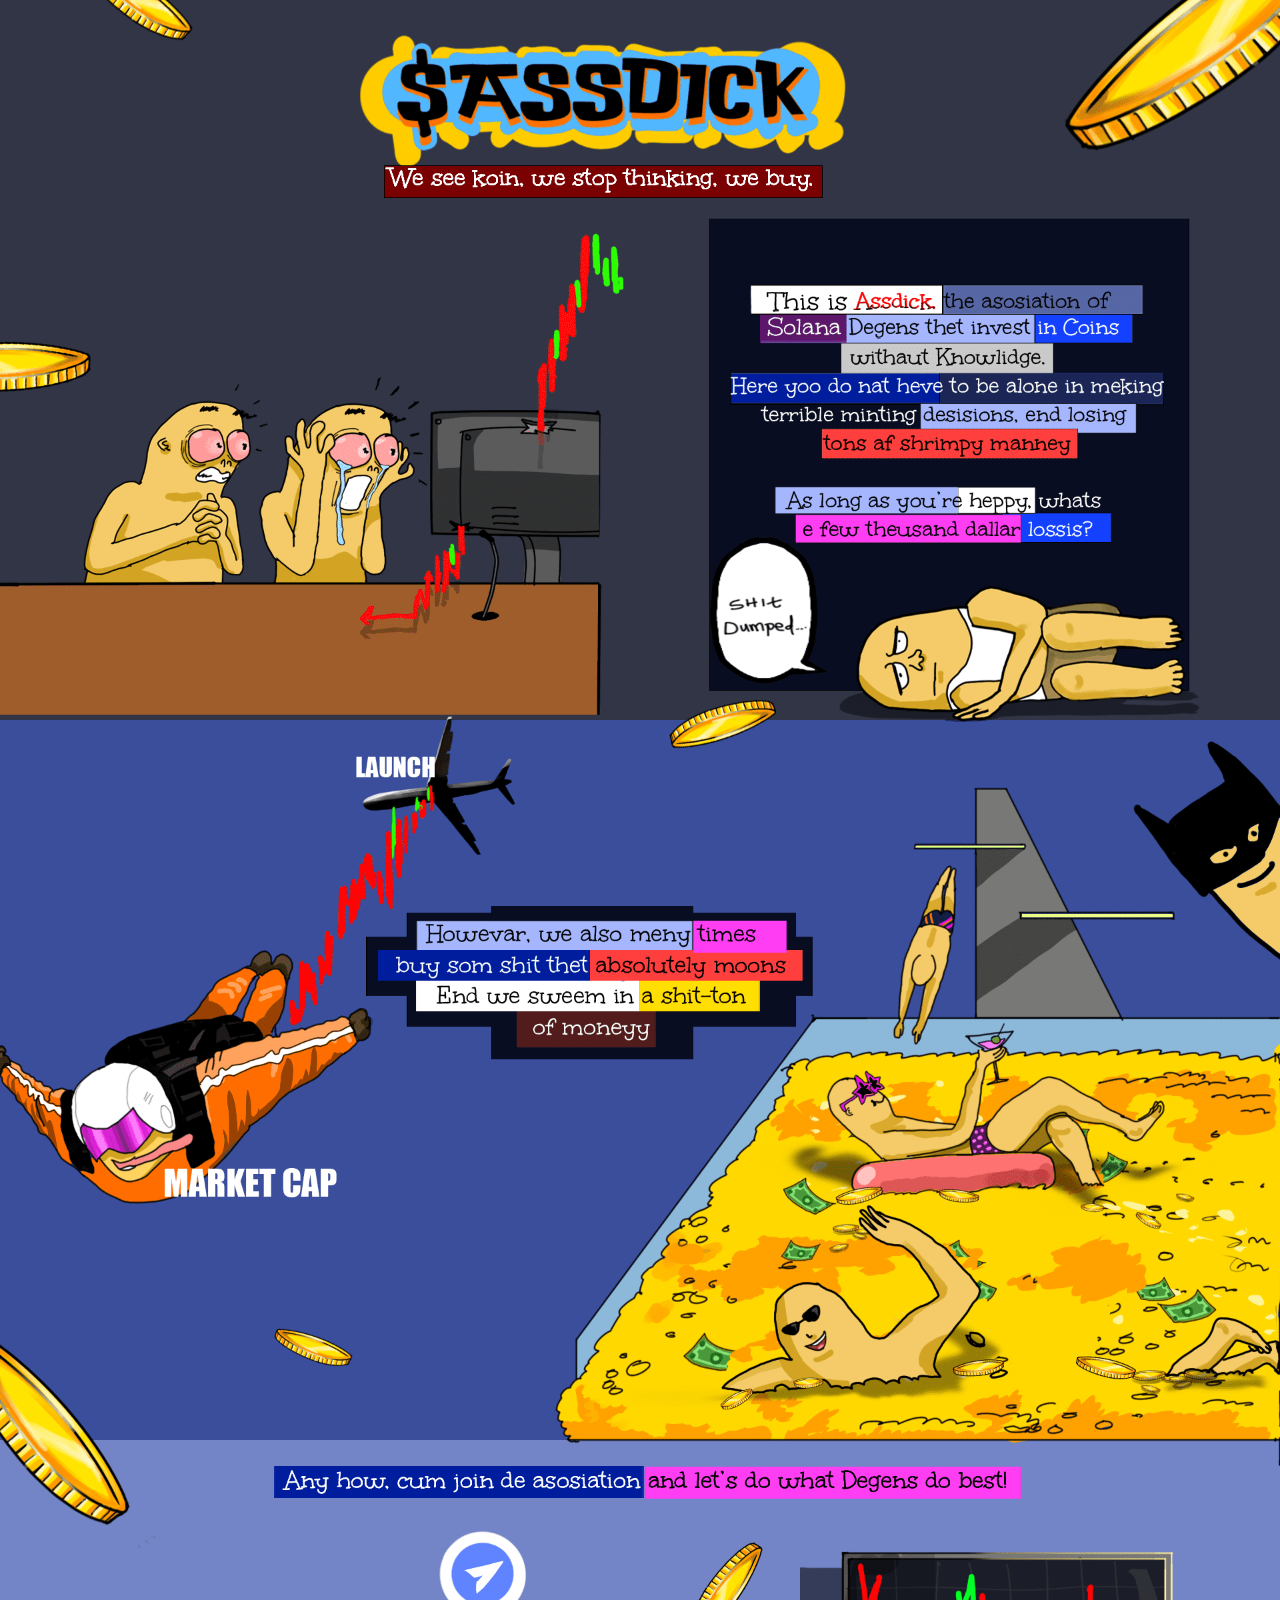
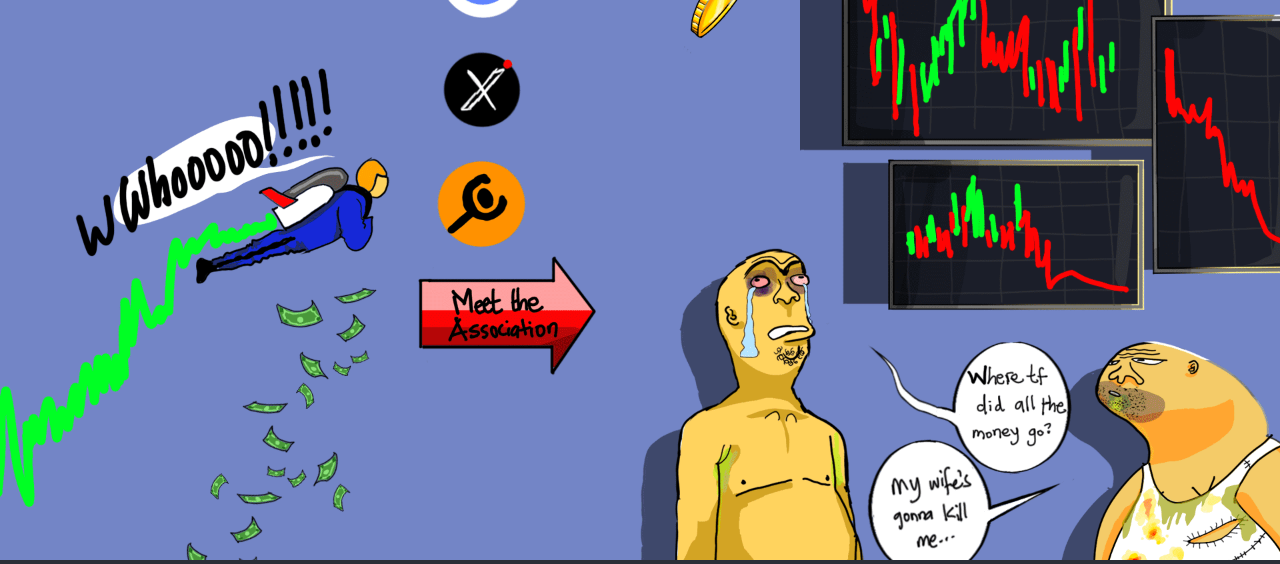
<file: index.html>
<!DOCTYPE html>
<html lang="en">
  <head>
    <meta charset="UTF-8" />
    <meta name="viewport" content="width=device-width, initial-scale=1.0" />
    <link rel="stylesheet" href="/assets/css/style.css" />
    <title>$ASSDICK</title>
  </head>
  <body>
    <div class="box" id="box1"></div>
    <div class="box" id="box2"></div>
    <div class="box" id="box3"></div>
    <div class="box" id="box4"></div>
    <div class="box" id="box5"></div>
    <div class="box" id="box6"></div>
    <div class="box" id="box7"></div>
    <div class="box" id="box8"></div>
    <img
      src="/Assdick website desktop.png"
      usemap="#image-map"
      class="desktop"
    />
    <img
      src="/assdick website mobile.png"
      usemap="#image-map2"
      class="mobile"
    />

    <div class="desktop">
      <map name="image-map">
        <area
          id="area1"
          target="#"
          alt="telegram"
          title="telegram"
          href="https://x.com/AssDickSol"
          coords="662,2303,789,2427"
          shape="rect"
        />
        <area
          id="area2"
          target="#"
          alt="twitter"
          title="twitter"
          href="https://x.com/AssDickSol"
          coords="664,2479,777,2587"
          shape="rect"
        />
        <area
          id="area3"
          target="#"
          alt="solscan"
          title="solscan"
          href=""
          coords="639,2634,786,2769"
          shape="rect"
        />
        <area
          id="area4"
          target="#"
          alt="meet the association"
          title="meet the association"
          href="/meet.html"
          coords="636,2801,893,2940"
          shape="rect"
        />
      </map>
    </div>

    <div class="mobile">
      <map name="image-map2">
        <area
          id="area5"
          target=""
          alt="telegram"
          title="telegram"
          href=""
          coords="466,2745,557,2814"
          shape="rect"
        />
        <area
          id="area6"
          target=""
          alt="twitter"
          title="twitter"
          href=""
          coords="471,2851,549,2919"
          shape="rect"
        />
        <area
          id="area7"
          target=""
          alt="solscan"
          title="solscan"
          href=""
          coords="461,2944,551,3029"
          shape="rect"
        />
        <area
          id="area8"
          target=""
          alt="meet the association"
          title="meet the association"
          href="/meet.html"
          coords="443,3049,613,3140"
          shape="rect"
        />
      </map>
    </div>

    <script
      src="https://code.jquery.com/jquery-3.6.4.slim.min.js"
      integrity="sha256-a2yjHM4jnF9f54xUQakjZGaqYs/V1CYvWpoqZzC2/Bw="
      crossorigin="anonymous"
    ></script>
    <script src="/assets/js/rwdImageMaps.js"></script>
    <script>
      $(document).ready(function (e) {
        $("img[usemap]").rwdImageMaps();
      });
    </script>
    <script src="/assets/js/app.js"></script>
  </body>
</html>
</file>
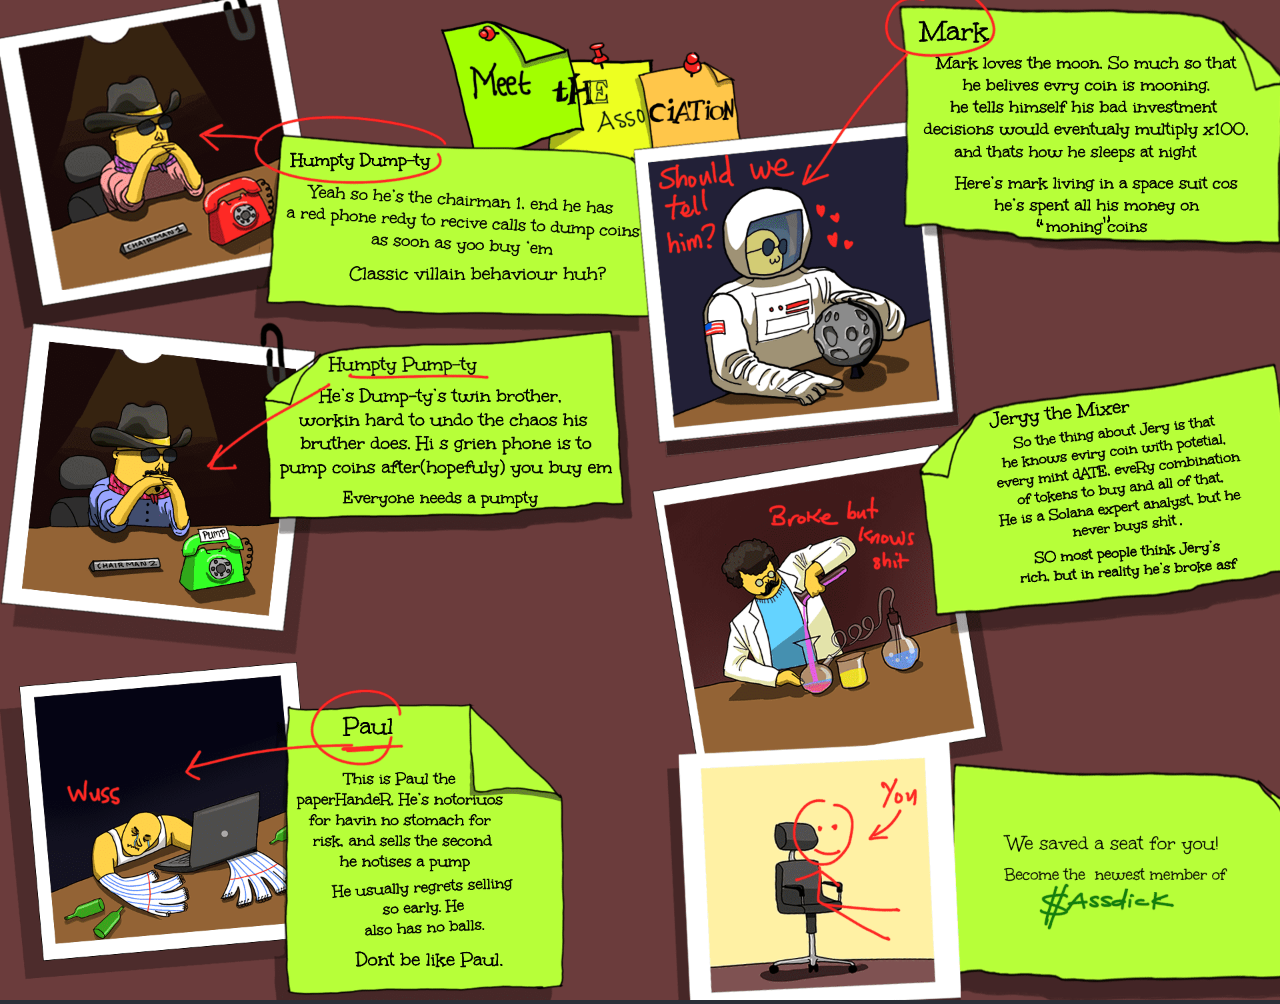
<file: meet.html>
<!DOCTYPE html>
<html lang="en">
  <head>
    <meta charset="UTF-8" />
    <meta name="viewport" content="width=device-width, initial-scale=1.0" />
    <link rel="stylesheet" href="/assets/css/style.css" />
    <title>$ASSDICK</title>
  </head>
  <body>
    <img
      src="/meet the association desktop.png"
      usemap="#image-map"
      class="desktop"
    />
    <img
      src="/meet the association mobile.png"
      usemap="#image-map2"
      class="mobile"
    />

    <script
      src="https://code.jquery.com/jquery-3.6.4.slim.min.js"
      integrity="sha256-a2yjHM4jnF9f54xUQakjZGaqYs/V1CYvWpoqZzC2/Bw="
      crossorigin="anonymous"
    ></script>
    <script src="/assets/js/rwdImageMaps.js"></script>
    <script>
      $(document).ready(function (e) {
        $("img[usemap]").rwdImageMaps();
      });
    </script>
    <script src="/assets/js/app.js"></script>
  </body>
</html>
</file>
<file: assets/css/style.css>
* {
    margin: 0;
    padding: 0;
    box-sizing: border-box;
}

body {
    overflow-x: hidden;
    font-family: 'Segoe UI', Tahoma, Geneva, Verdana, sans-serif;
    background-color: #2B2F38;
}

img {
    width: 100%;
    height: 100%;
}

.mobile {
    display: none;
}

.box {
    position: absolute;
    background-color: rgba(255, 255, 255, 0.169);
    animation-name: blink;
    animation-duration: .3s;
    animation-iteration-count: infinite;
    animation-timing-function: ease;
    animation-direction: alternate;
    z-index: 10;
    opacity: .7;
    border-radius: 10px;
    cursor: pointer;
    pointer-events: none;
}

@keyframes blink {
    from {
        opacity: .7;
        transform: scale(1);
    }

    to {
        opacity: 0.4;
        transform: scale(1.1);
    }
}

@media screen and (max-width: 1024px) {
    img {
        height: 100vh;
    }

    .mobile {
        display: block;
    }

    .desktop {
        display: none;
    }
}
</file>
